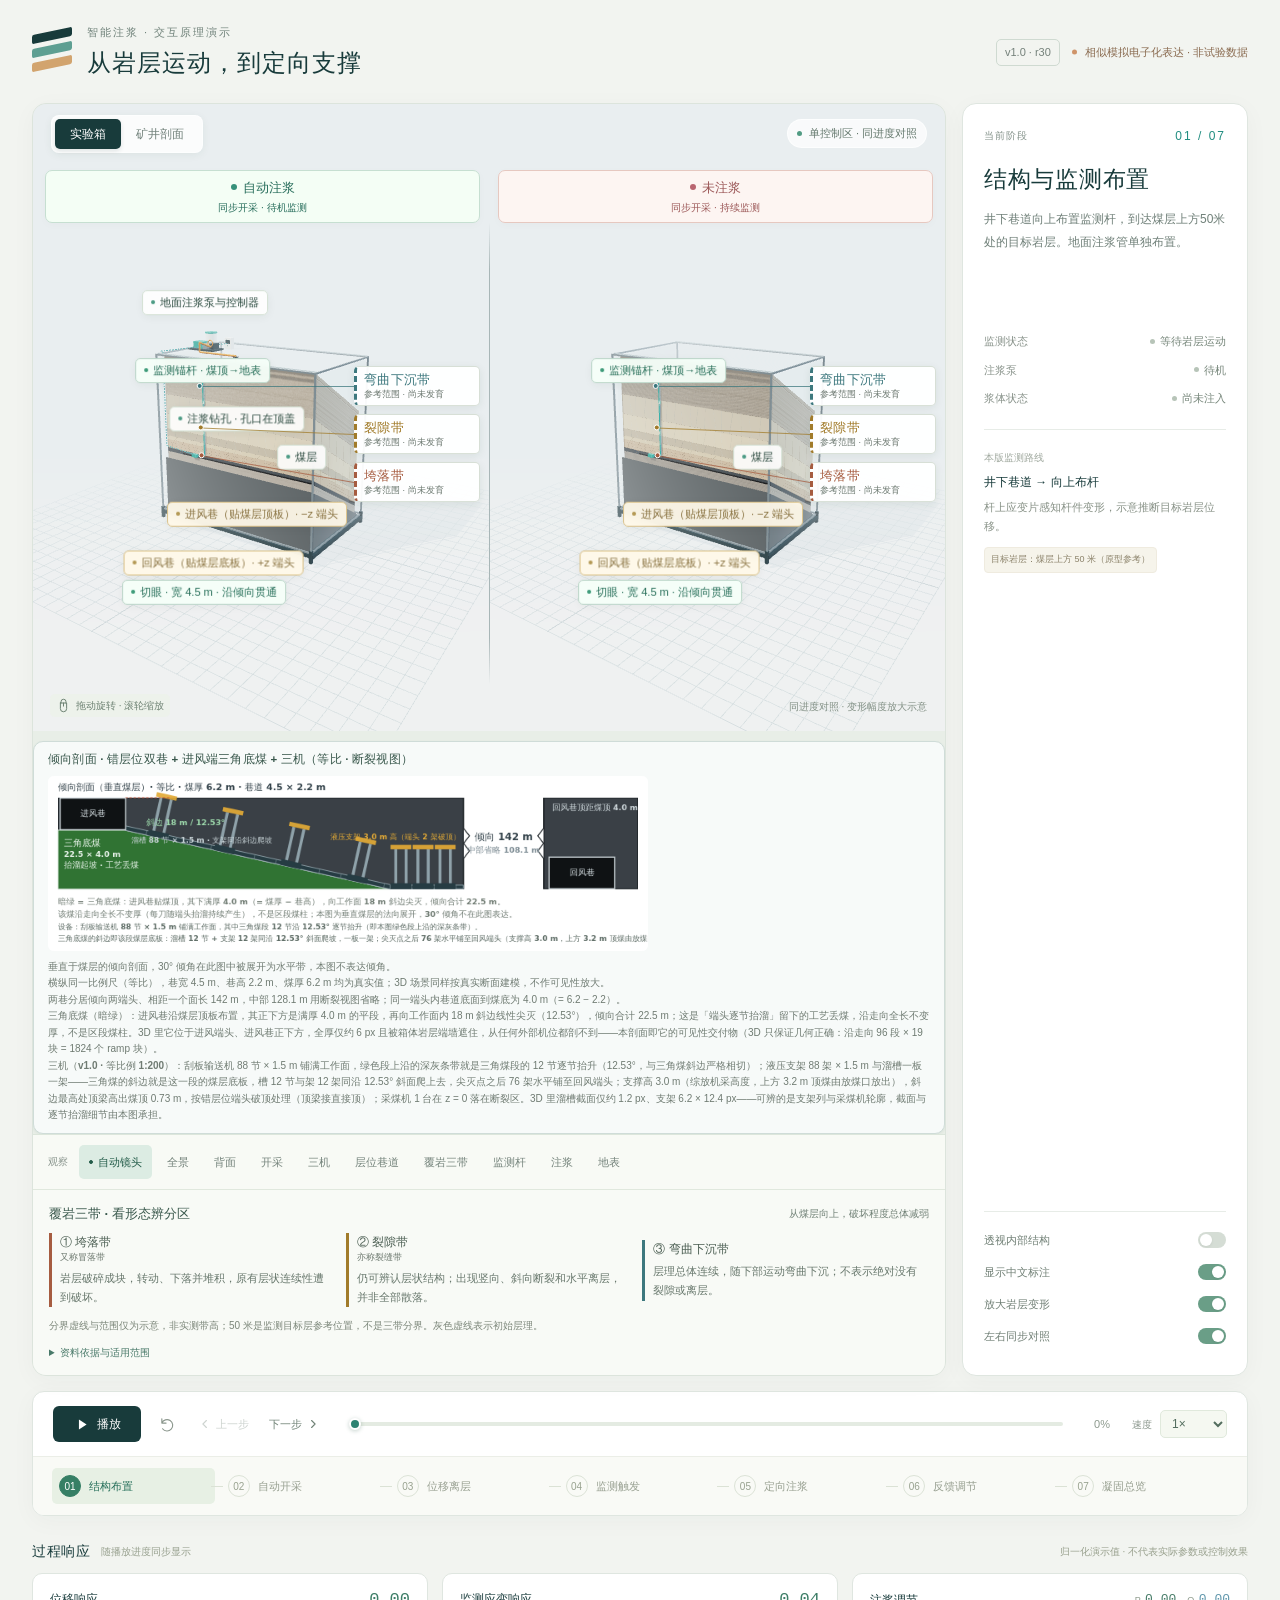
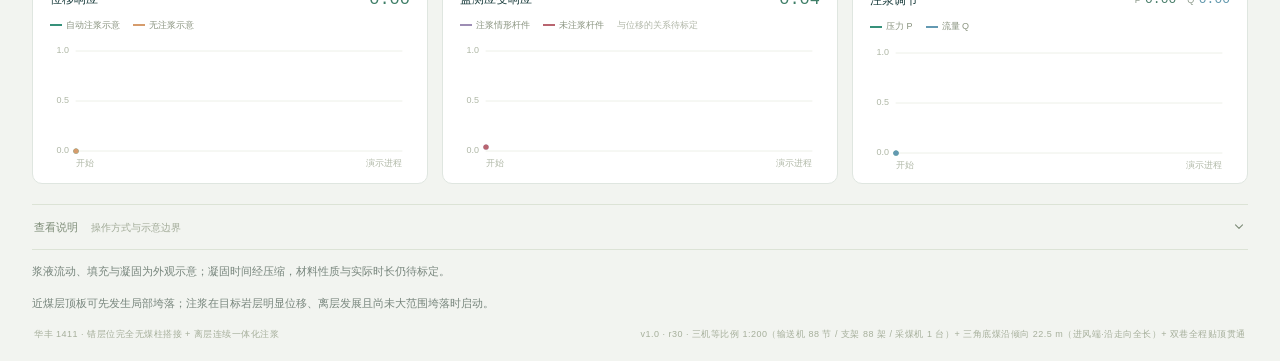
<file: demo/index.html>
<!DOCTYPE html>
<html lang="zh-CN">
<head>
  <meta charset="UTF-8">
  <meta name="viewport" content="width=device-width, initial-scale=1.0">
  <meta name="theme-color" content="#edf2ee">
  <title>华丰 1411 错层位离层注浆减沉 · 相似模拟电子化模型 v1.0 · r30</title>
  <link rel="stylesheet" href="styles.css?v=09a">
</head>
<body>
  <div class="app-shell">
    <header class="page-header">
      <div class="brand-block">
        <div class="brand-mark" aria-hidden="true"><span></span><span></span><span></span></div>
        <div><p class="eyebrow">智能注浆 · 交互原理演示</p><h1>从岩层运动，到定向支撑</h1></div>
      </div>
      <div class="header-notes"><span class="version-badge">v1.0 · r30</span><span class="data-notice">相似模拟电子化表达 · 非试验数据</span></div>
    </header>

    <main>
      <section class="experience-grid" aria-label="三维交互演示">
        <div class="scene-panel">
          <div class="scene-toolbar">
            <div class="segmented" aria-label="场景切换">
              <button class="mode-button active" type="button" data-mode="lab" aria-pressed="true">实验箱</button>
              <button class="mode-button" type="button" data-mode="mine" aria-pressed="false">矿井剖面</button>
            </div>
            <span class="scene-tag"><span class="status-dot"></span>单控制区 · 同进度对照</span>
          </div>
          <div id="scene-viewport" class="scene-viewport is-comparison">
            <canvas id="scene-canvas" aria-label="自动注浆与未注浆同步对比：覆岩三带、金属杆变形及地表下沉的三维场景"></canvas>
            <div id="comparison-headings" class="comparison-headings">
              <div class="case-heading case-heading--treated"><strong><i></i>自动注浆</strong><span id="treated-summary">同步开采 · 待机监测</span></div>
              <div class="case-heading case-heading--untreated"><strong><i></i>未注浆</strong><span id="untreated-summary">同步开采 · 持续监测</span></div>
            </div>
            <div class="comparison-divider" aria-hidden="true"></div>
            <div id="scene-labels" class="scene-labels" aria-hidden="true"></div>
            <div id="scene-loading" class="scene-loading"><span class="loading-ring"></span><span>正在构建三维场景…</span></div>
            <div class="view-hint"><svg viewBox="0 0 24 24" aria-hidden="true"><path d="M8 8V6a4 4 0 0 1 8 0v2M7 8h10v9a5 5 0 0 1-10 0V8Z"/><path d="M12 8v5"/></svg>拖动旋转 · 滚轮缩放</div>
            <div class="scene-caption">同进度对照 · 变形幅度放大示意</div>
          </div>
          <!-- v0.6 S1：倾向剖面 —— 巷道真实断面 4.5×2.2 m 在 1:200 下不足 5×2 px，
               3D 全景不可辨（且巷道是采空区里的负空间），故用 2D 剖面按真实比例呈现；
               3D 已改为真实断面不放大，本图与 3D 不存在各向异性差。 -->
          <figure id="lane-inset" class="lane-inset">
            <figcaption class="lane-inset__title">倾向剖面 · 错层位双巷 + 进风端三角底煤 + 三机（等比 · 断裂视图）</figcaption>
            <canvas id="lane-section" class="lane-inset__canvas" width="720" height="210"
                    aria-label="垂直于煤层的倾向剖面：进风巷贴煤层顶板位于高程较高的一端，其正下方是沿倾向 22.5 m 尖灭的三角底煤（最大厚 4.0 m），回风巷贴煤层底板位于另一端，两巷相距一个工作面面长 142 米，断面各按真实 4.5×2.2 米等比绘制，中部省略 128.1 米"></canvas>
            <p class="lane-inset__note">垂直于煤层的倾向剖面，30° 倾角在此图中被展开为水平带，本图不表达倾角。<br>横纵同一比例尺（等比），巷宽 4.5 m、巷高 2.2 m、煤厚 6.2 m 均为真实值；3D 场景同样按真实断面建模，不作可见性放大。<br>两巷分居倾向两端头、相距一个面长 142 m，中部 128.1 m 用断裂视图省略；同一端头内巷道底面到煤底为 4.0 m（= 6.2 − 2.2）。<br><b>三角底煤（暗绿）</b>：进风巷沿煤层顶板布置，其正下方是满厚 4.0 m 的平段，再向工作面内 18 m 斜边线性尖灭（12.53°），倾向合计 22.5 m；这是「端头逐节抬溜」留下的工艺丢煤，沿走向全长不变厚，不是区段煤柱。3D 里它位于进风端头、进风巷正下方，全厚仅约 6 px 且被箱体岩层端墙遮住，从任何外部机位都剖不到——本剖面即它的可见性交付物（3D 只保证几何正确：沿走向 96 段 × 19 块 = 1824 个 ramp 块）。<br><b>三机（v1.0 · 等比例 1:200）</b>：刮板输送机 88 节 × 1.5 m 铺满工作面，绿色段上沿的深灰条带就是三角煤段的 12 节逐节抬升（12.53°，与三角煤斜边严格相切）；液压支架 88 架 × 1.5 m 与溜槽<b>一板一架</b>——三角煤的斜边就是这一段的煤层底板，槽 12 节与架 12 架同沿 12.53° 斜面爬上去，尖灭点之后 76 架水平铺至回风端头；支撑高 3.0 m（综放机采高度，上方 3.2 m 顶煤由放煤口放出），斜边最高处顶梁高出煤顶 0.73 m，按错层位端头<b>破顶</b>处理（顶梁接直接顶）；采煤机 1 台在 z = 0 落在断裂区。3D 里溜槽截面仅约 1.2 px、支架 6.2 × 12.4 px——可辨的是支架列与采煤机轮廓，截面与逐节抬溜细节由本图承担。</p>
          </figure>
          <nav class="camera-bar" aria-label="观察镜头">
            <span class="camera-label">观察</span>
            <button type="button" class="camera-button active" id="auto-camera" aria-pressed="true"><span class="auto-camera-dot"></span>自动镜头</button>
            <button type="button" class="camera-button" data-camera="overview" aria-pressed="false">全景</button>
            <button type="button" class="camera-button" data-camera="back" aria-pressed="false">背面</button>
            <button type="button" class="camera-button" data-camera="mining" aria-pressed="false">开采</button>
        <button type="button" class="camera-button" data-camera="equip" aria-pressed="false">三机</button>
            <button type="button" class="camera-button" data-camera="lanes" aria-pressed="false">层位巷道</button>
            <button type="button" class="camera-button" data-camera="zones" aria-pressed="false">覆岩三带</button>
            <button type="button" class="camera-button" data-camera="sensor" aria-pressed="false">监测杆</button>
            <button type="button" class="camera-button" data-camera="grout" aria-pressed="false">注浆</button>
            <button type="button" class="camera-button" data-camera="surface" aria-pressed="false">地表</button>
          </nav>
          <div class="zones-guide" aria-label="覆岩三带解读">
            <div class="zones-guide-heading"><strong>覆岩三带 · 看形态辨分区</strong><span>从煤层向上，破坏程度总体减弱</span></div>
            <div class="zone-explainer zone-explainer--caving"><b>① 垮落带 <small>又称冒落带</small></b><p>岩层破碎成块，转动、下落并堆积，原有层状连续性遭到破坏。</p></div>
            <div class="zone-explainer zone-explainer--fractured"><b>② 裂隙带 <small>亦称裂缝带</small></b><p>仍可辨认层状结构；出现竖向、斜向断裂和水平离层，并非全部散落。</p></div>
            <div class="zone-explainer zone-explainer--bending"><b>③ 弯曲下沉带</b><p>层理总体连续，随下部运动弯曲下沉；不表示绝对没有裂隙或离层。</p></div>
            <p class="zone-scope">分界虚线与范围仅为示意，非实测带高；50 米是监测目标层参考位置，不是三带分界。灰色虚线表示初始层理。</p>
            <details class="zone-sources"><summary>资料依据与适用范围</summary><p>按传统“上三带”概念表达，三带不是三种岩性，也不是三个注浆区。实际形态和带高受采厚、岩性、结构与开采条件影响，需另行标定。</p><p><a href="https://std.samr.gov.cn/gb/search/gbDetailed?id=71F772D759DED3A7E05397BE0A0AB82A" target="_blank" rel="noopener">GB/T 15663.7—2008：官方现行标准信息</a>（本次核验标准状态，未取得可核对的全文条款）；形态参考：<a href="https://mtkxjs.com.cn/fileMTKXJS/journal/article/mtkxjs/html/2020/11/440482.html" target="_blank" rel="noopener">《煤层采动覆岩破坏规律与控制技术研究进展》</a>、<a href="https://www.mtxb.com.cn/fileMTXB/journal/article/mtxb/html/2019/2/20190330%E7%85%A4%E7%82%AD%E5%AD%A6%E6%8A%A5201902023.html" target="_blank" rel="noopener">《煤矿地下水库储水空间构成分析及计算方法》</a>。本动画不是矿井设计或标准符合性验证。</p></details>
          </div>
        </div>

        <aside class="process-panel" aria-label="当前过程说明">
          <div class="process-topline"><span>当前阶段</span><span id="stage-number">01 / 07</span></div>
          <h2 id="stage-title">结构与布置</h2>
          <p id="stage-text">从井下巷道向上布置监测金属杆，观察煤层上方目标岩层的运动。地面注浆系统通过独立管路连接候选离层空间。</p>
          <div class="system-state">
            <div class="system-state-row"><span>监测状态</span><strong id="monitor-state"><i></i>等待岩层运动</strong></div>
            <div class="system-state-row"><span>注浆泵</span><strong id="pump-state"><i></i>待机</strong></div>
            <div class="system-state-row"><span>浆体状态</span><strong id="grout-state"><i></i>尚未注入</strong></div>
          </div>
          <div class="key-relationship">
            <span class="small-label">本版监测路线</span>
            <strong>井下巷道 → 向上布杆</strong>
            <p>杆上应变片感知杆件变形，示意推断目标岩层位移。</p>
            <span class="reference-tag">目标岩层：煤层上方 50 米（原型参考）</span>
          </div>
          <div class="display-options" aria-label="显示选项">
            <label class="option-row"><span>透视内部结构</span><input type="checkbox" data-option="interior"><span class="switch" aria-hidden="true"></span></label>
            <label class="option-row"><span>显示中文标注</span><input type="checkbox" data-option="labels" checked><span class="switch" aria-hidden="true"></span></label>
            <label class="option-row"><span>放大岩层变形</span><input type="checkbox" data-option="exaggeration" checked><span class="switch" aria-hidden="true"></span></label>
            <label class="option-row"><span>左右同步对照</span><input type="checkbox" data-option="comparison" checked><span class="switch" aria-hidden="true"></span></label>
          </div>
        </aside>
      </section>

      <section class="playback-panel" aria-label="播放与阶段控制">
        <div class="player-row">
          <button type="button" id="play-button" class="primary-button" aria-label="播放动画"><svg id="play-icon" viewBox="0 0 20 20" aria-hidden="true"><path d="m7 4 9 6-9 6Z"/></svg><span id="play-label">播放</span></button>
          <button type="button" id="reset-button" class="icon-button" title="重置演示" aria-label="重置演示"><svg viewBox="0 0 24 24" aria-hidden="true"><path d="M4 10a8 8 0 1 1 1 8M4 4v6h6"/></svg></button>
          <button type="button" id="previous-button" class="step-button" aria-label="上一个阶段"><svg viewBox="0 0 20 20" aria-hidden="true"><path d="m12 5-5 5 5 5"/></svg><span>上一步</span></button>
          <button type="button" id="next-button" class="step-button" aria-label="下一个阶段"><span>下一步</span><svg viewBox="0 0 20 20" aria-hidden="true"><path d="m8 5 5 5-5 5"/></svg></button>
          <div class="progress-wrap"><label for="progress-slider" class="sr-only">演示进度</label><input type="range" id="progress-slider" min="0" max="1000" value="0" step="1"><output id="progress-label" for="progress-slider">0%</output></div>
          <label class="speed-control" for="speed-select"><span>速度</span><select id="speed-select"><option value="0.25">0.25×</option><option value="0.5">0.5×</option><option value="1" selected>1×</option><option value="1.5">1.5×</option><option value="2">2×</option></select></label>
        </div>
        <nav class="stage-track" aria-label="跳转演示阶段">
          <button type="button" data-stage="0" class="stage-step active" aria-current="step"><span>01</span><strong>结构布置</strong></button>
          <button type="button" data-stage="1" class="stage-step"><span>02</span><strong>自动开采</strong></button>
          <button type="button" data-stage="2" class="stage-step"><span>03</span><strong>位移离层</strong></button>
          <button type="button" data-stage="3" class="stage-step"><span>04</span><strong>监测触发</strong></button>
          <button type="button" data-stage="4" class="stage-step"><span>05</span><strong>定向注浆</strong></button>
          <button type="button" data-stage="5" class="stage-step"><span>06</span><strong>反馈调节</strong></button>
          <button type="button" data-stage="6" class="stage-step"><span>07</span><strong>凝固总览</strong></button>
        </nav>
      </section>

      <section class="response-section" aria-label="归一化演示曲线">
        <div class="section-heading"><div><h2>过程响应</h2><span>随播放进度同步显示</span></div><span class="chart-notice">归一化演示值 · 不代表实际参数或控制效果</span></div>
        <div class="charts-grid">
          <article class="chart-card"><div class="chart-heading"><h3>位移响应</h3><span class="metric-value" id="metric-settlement">0.00</span></div><div class="chart-legend"><span><i class="legend-line teal"></i>自动注浆示意</span><span id="comparison-legend"><i class="legend-line orange dashed"></i>无注浆示意</span></div><canvas id="chart-settlement" class="chart-canvas" aria-label="自动注浆与无注浆的归一化位移响应示意曲线"></canvas></article>
          <article class="chart-card"><div class="chart-heading"><h3>监测应变响应</h3><span class="metric-value" id="metric-strain">0.00</span></div><div class="chart-legend"><span><i class="legend-line purple"></i>注浆情形杆件</span><span id="strain-comparison-legend"><i class="legend-line red dashed"></i>未注浆杆件</span><span class="muted">与位移的关系待标定</span></div><canvas id="chart-strain" class="chart-canvas" aria-label="注浆与未注浆两种情形下监测杆归一化应变响应示意曲线"></canvas></article>
          <article class="chart-card"><div class="chart-heading"><h3>注浆调节</h3><span class="metric-pair"><span>P <b id="metric-pressure">0.00</b></span><span>Q <b id="metric-flow">0.00</b></span></span></div><div class="chart-legend"><span><i class="legend-line teal"></i>压力 P</span><span><i class="legend-line blue"></i>流量 Q</span></div><canvas id="chart-pump" class="chart-canvas" aria-label="归一化注浆压力和流量调节示意曲线"></canvas></article>
        </div>
      </section>

      <details class="notes-panel">
        <summary><span>查看说明</span><span class="summary-subtitle">操作方式与示意边界</span><svg viewBox="0 0 20 20" aria-hidden="true"><path d="m5 7 5 5 5-5"/></svg></summary>
        <div class="notes-content"><div><h3>如何观察</h3><p>左右以同一进度开采；拖动任一侧同步旋转，滚轮缩放。上下拖动方向已反转。点击“覆岩三带”“监测杆”或“地表”查看差异；关闭对照可放大观察注浆情形。</p></div><div><h3>模型与检测</h3><p>50 米为原型参考高度，画面不是按工程比例绘制。监测杆从井下巷道向上布置，弯曲形变适度放大；杆—岩层耦合、应变与位移换算仍需试验标定。三带展示发展过程，分界不代表真实矿井高度。地面泵站与控制器按展示需要置于展框顶盖玻璃上（非真实地面标高），注浆管自顶盖孔口向下接入离层。</p></div><div><h3>地表对比与注浆</h3><p>注浆保留已有下沉，抑制后续发展；未注浆后期展示局部塌陷这一候选情形。目标层下方离层仍为候选注浆位置。两侧差异用于说明控制思路，实际幅度、塌陷条件与控制阈值需数据验证。</p></div></div>
      </details>
      <p class="flow-note">浆液流动、填充与凝固为外观示意；凝固时间经压缩，材料性质与实际时长仍待标定。</p>
      <p class="flow-note">近煤层顶板可先发生局部垮落；注浆在目标岩层明显位移、离层发展且尚未大范围垮落时启动。</p>
      <footer class="page-footer"><span>华丰 1411 · 错层位完全无煤柱搭接 + 离层连续一体化注浆</span><span>v1.0 · r30 · 三机等比例 1:200（输送机 88 节 / 支架 88 架 / 采煤机 1 台）+ 三角底煤沿倾向 22.5 m（进风端·沿走向全长）+ 双巷全程贴顶贯通</span></footer>
    </main>
  </div>
  <script src="vendor/three.min.js"></script>
  <!-- v0.6 基准层：数据层 → 几何层（顺序不可颠倒）-->
  <script src="data/geology.js?v=11a"></script>
  <script src="geometry.js?v=11a"></script>
  <script src="mining-volume.js?v=10a"></script>
  <script src="grout-volume.js?v=04c"></script>
  <script src="overburden-three-zones.js?v=06s1h"></script>
  <script src="scene.js?v=11a"></script>
  <script src="lane-section.js?v=10a"></script>
  <script src="ui.js?v=04c"></script>
  <!-- 几何契约断言：页面加载即验，FAIL 在 console 显式报错 -->
  <script src="_refs/verify_geometry.js?v=11a"></script>
  <script src="_refs/verify_s1.js?v=09a"></script>
  <script src="_refs/verify_equip.js?v=10a"></script>
</body>
</html>
</file>
<file: demo/styles.css>
:root{--paper:#f2f4f0;--panel:#ffffff;--ink:#183b3b;--muted:#758482;--line:#dfe6e0;--teal:#208d80;--teal-dark:#13665f;--teal-soft:#e5f2ed;--orange:#da8652;--shadow:0 5px 24px rgba(29,60,52,.035);font-family:"Microsoft YaHei","PingFang SC","Noto Sans SC",sans-serif;color:var(--ink);font-synthesis:none}
*{box-sizing:border-box}body{margin:0;background:var(--paper);font-size:14px;line-height:1.5}button,input,select{font:inherit}button{cursor:pointer}button:focus-visible,input:focus-visible,select:focus-visible,summary:focus-visible{outline:3px solid #e4a46b;outline-offset:3px}button{border:0}svg{display:block;width:20px;height:20px;stroke:currentColor;stroke-width:1.6;fill:none;stroke-linecap:round;stroke-linejoin:round}button:disabled{opacity:.35;cursor:default}h1,h2,h3,p{margin:0}.app-shell{width:min(1720px,100%);margin:0 auto;padding:24px 32px 16px}.page-header{display:flex;justify-content:space-between;align-items:center;gap:20px;margin-bottom:22px}.brand-block{display:flex;align-items:center;gap:15px}.brand-mark{width:40px;height:43px;display:flex;flex-direction:column;gap:5px;transform:skewY(-12deg)}.brand-mark span{height:9px;border-radius:2px;background:var(--ink)}.brand-mark span:nth-child(2){background:#5e9f92}.brand-mark span:nth-child(3){background:#d2a46e}.eyebrow{font-size:11px;letter-spacing:2px;color:#71837b;margin-bottom:4px}h1{font-size:24px;letter-spacing:1px;font-weight:650}.header-notes{display:flex;gap:12px;align-items:center;font-size:11px}.version-badge{border:1px solid #cfdad1;border-radius:5px;padding:4px 8px;color:#74817a}.data-notice{color:#8a6b50;padding-left:13px;position:relative}.data-notice:before{content:"";position:absolute;left:0;top:50%;width:5px;height:5px;border-radius:50%;background:#cf946a;transform:translateY(-50%)}
.experience-grid{display:grid;grid-template-columns:minmax(0,1fr) 286px;gap:16px}.scene-panel{background:#e8eee7;border:1px solid #dce4dc;border-radius:14px;overflow:hidden;box-shadow:var(--shadow);display:flex;flex-direction:column;position:relative;min-width:0}.scene-toolbar{height:60px;padding:13px 18px;display:flex;justify-content:space-between;align-items:center;position:absolute;top:0;left:0;right:0;z-index:5;pointer-events:none}.scene-toolbar>*{pointer-events:auto}.segmented{display:flex;padding:3px;border-radius:8px;background:rgba(255,255,255,.8);box-shadow:0 2px 8px #204c3510;border:1px solid #fff8;backdrop-filter:blur(8px)}.mode-button{font-size:12px;padding:6px 15px;border-radius:5px;background:transparent;color:#71817a;transition:background .15s,color .15s}.mode-button.active{color:white;background:var(--ink);box-shadow:0 2px 4px #203b3b20}.scene-tag{display:flex;align-items:center;gap:7px;font-size:11px;color:#64786d;background:#ffffffb8;padding:5px 9px;border:1px solid #ffffffa0;border-radius:20px}.status-dot{width:5px;height:5px;background:#519b83;border-radius:50%}.scene-viewport{position:relative;min-height:480px;height:clamp(480px,49vw,670px);flex:1;overflow:hidden}#scene-canvas{width:100%;height:100%;display:block;outline:0;touch-action:none;cursor:grab}#scene-canvas:active{cursor:grabbing}.scene-labels{position:absolute;inset:0;pointer-events:none;overflow:hidden}.scene-label{position:absolute;white-space:nowrap;font-size:11px;font-weight:500;background:#ffffffdf;border:1px solid #d5e1d5;border-radius:5px;padding:4px 8px;box-shadow:0 2px 10px #173b2c0e;color:#29483d;pointer-events:none;backdrop-filter:blur(5px)}.scene-label:before{content:"";display:inline-block;width:4px;height:4px;border-radius:50%;background:#4a9a83;margin-right:5px;vertical-align:2px}.scene-label.orange:before,.scene-label.warning:before{background:var(--orange)}.scene-loading{position:absolute;inset:0;display:flex;gap:12px;align-items:center;justify-content:center;color:#58776b;background:#edf2ec;z-index:8;font-size:13px}.scene-loading[hidden]{display:none}.loading-ring{width:20px;height:20px;border:2px solid #bfd2c6;border-top-color:#247f70;border-radius:50%;animation:spin .85s linear infinite}@keyframes spin{to{transform:rotate(360deg)}}.view-hint{position:absolute;left:17px;bottom:14px;display:flex;align-items:center;gap:5px;font-size:10px;color:#6d8273;background:#edf3e9b3;padding:4px 6px;border-radius:5px;pointer-events:none}.view-hint svg{width:15px;height:15px}.scene-caption{position:absolute;right:18px;bottom:17px;font-size:10px;color:#829085;pointer-events:none}.camera-bar{display:flex;gap:5px;align-items:center;padding:10px 15px;background:#f8faf5;border-top:1px solid #dce6db;min-height:51px;flex-wrap:wrap}.camera-label{font-size:10px;color:#8a968e;margin-right:6px}.camera-button{font-size:11px;color:#74837b;padding:6px 10px;background:transparent;border-radius:5px;white-space:nowrap;transition:background .15s,color .15s;display:flex;align-items:center;gap:5px}.camera-button:hover{background:#e7eee6}.camera-button.active{background:#dcece3;color:#235c49;font-weight:600}.auto-camera-dot{width:4px;height:4px;border:1px solid currentColor;border-radius:50%}.camera-button.active .auto-camera-dot{background:currentColor}
.process-panel{border:1px solid var(--line);border-radius:14px;background:var(--panel);padding:23px 21px;box-shadow:var(--shadow);display:flex;flex-direction:column}.process-topline{display:flex;justify-content:space-between;align-items:center;font-size:10px;color:#839189;letter-spacing:1px;margin-bottom:17px}#stage-number{color:var(--teal);font-variant-numeric:tabular-nums;font-size:12px;letter-spacing:2px}.process-panel h2{font-size:23px;font-weight:600;letter-spacing:.7px;margin-bottom:12px}#stage-text{font-size:12px;line-height:1.9;color:#708079;min-height:92px}.system-state{padding:15px 0 16px;border-bottom:1px solid #e7ece7;margin-top:12px}.system-state-row{display:flex;justify-content:space-between;align-items:center;font-size:11px;color:#8a948c;padding:6px 0;gap:5px}.system-state-row strong{display:flex;align-items:center;gap:5px;font-size:11px;font-weight:500;color:#77877b}.system-state-row strong i{width:5px;height:5px;background:#b7c4b8;border-radius:50%;flex-shrink:0}.system-state-row strong.active{color:var(--teal-dark)}.system-state-row strong.active i{background:#319d85;box-shadow:0 0 0 3px #e8f4ec}.system-state-row strong.alert{color:#bd7548}.system-state-row strong.alert i{background:#df9560;box-shadow:0 0 0 3px #fcf0e7}.key-relationship{padding:20px 0}.small-label{display:block;color:#a0a99f;font-size:10px;margin-bottom:8px}.key-relationship strong{display:block;font-size:12px;font-weight:500;margin-bottom:7px}.key-relationship p{font-size:11px;line-height:1.8;color:#879186}.reference-tag{display:inline-block;color:#8c836b;background:#f6f4eb;border:1px solid #efebdf;border-radius:4px;padding:5px 6px;font-size:9px;margin-top:10px;white-space:nowrap}.display-options{margin-top:auto;border-top:1px solid #e7ece7;padding-top:12px}.option-row{display:flex;align-items:center;justify-content:space-between;position:relative;font-size:11px;color:#718076;cursor:pointer;padding:7px 0;gap:10px;user-select:none}.option-row input{position:absolute;width:30px;height:18px;right:0;opacity:0;cursor:pointer;margin:0}.switch{width:28px;height:16px;background:#d5ddd5;border-radius:12px;position:relative;transition:background .18s;pointer-events:none}.switch:before{content:"";width:12px;height:12px;position:absolute;top:2px;left:2px;border-radius:50%;background:#fff;box-shadow:0 1px 3px #0001;transition:transform .18s}.option-row input:checked+.switch{background:#6a9e87}.option-row input:checked+.switch:before{transform:translateX(12px)}.option-row input:focus-visible+.switch{outline:2px solid #da9557;outline-offset:3px}
.playback-panel{border:1px solid var(--line);border-radius:12px;margin-top:15px;overflow:hidden;box-shadow:var(--shadow);background:#fff}.player-row{display:flex;align-items:center;gap:10px;padding:14px 20px}.primary-button{display:flex;align-items:center;justify-content:center;gap:7px;background:var(--ink);color:white;border-radius:6px;padding:9px 15px;font-size:12px;min-width:88px;transition:background .15s}.primary-button:hover{background:#286258}.primary-button svg{width:17px;height:17px;fill:currentColor;stroke-width:0}.icon-button{width:32px;height:34px;display:flex;align-items:center;justify-content:center;background:transparent;color:#8b978d;border-radius:5px}.icon-button:hover,.step-button:hover{background:#f0f5ee;color:var(--ink)}.icon-button svg{width:17px;height:17px}.step-button{display:flex;align-items:center;gap:4px;white-space:nowrap;font-size:11px;color:#718377;background:transparent;padding:7px 5px;border-radius:5px}.step-button svg{width:14px;height:14px}.progress-wrap{display:flex;align-items:center;flex:1;gap:13px;margin:0 12px;min-width:70px}input[type=range]{--range-progress:0%;height:4px;appearance:none;-webkit-appearance:none;background:linear-gradient(to right,#41917d 0%,#41917d var(--range-progress),#e4ebe2 var(--range-progress),#e4ebe2 100%);border-radius:10px;width:100%;cursor:pointer;outline-offset:7px}input[type=range]::-webkit-slider-thumb{-webkit-appearance:none;width:12px;height:12px;border:2px solid white;border-radius:50%;background:#2c8271;box-shadow:0 1px 4px #22514144}input[type=range]::-moz-range-thumb{width:9px;height:9px;border:2px solid white;border-radius:50%;background:#2c8271;box-shadow:0 1px 4px #22514144}#progress-label{font-size:11px;color:#8c998d;min-width:32px;text-align:right;font-variant-numeric:tabular-nums}.speed-control{display:flex;align-items:center;gap:8px;font-size:10px;color:#8b978d;white-space:nowrap}.speed-control select{color:#546e5f;background:#f5f8f1;border:1px solid #e0e9dc;border-radius:5px;font-size:12px;padding:5px 7px;min-width:65px}.stage-track{display:grid;grid-template-columns:repeat(7,1fr);background:#f9faf6;border-top:1px solid #ebeee7;padding:11px 19px;gap:6px}.stage-step{display:flex;align-items:center;gap:8px;padding:7px 7px;background:transparent;text-align:left;border-radius:5px;color:#98a091;position:relative}.stage-step:not(:last-child):after{content:"";width:12px;height:1px;background:#dbe2d5;position:absolute;right:-8px;top:50%}.stage-step span{font-size:10px;border:1px solid #dce3d7;color:#98a28f;width:22px;height:22px;border-radius:50%;display:flex;align-items:center;justify-content:center;flex-shrink:0}.stage-step strong{font-size:11px;font-weight:400;white-space:nowrap}.stage-step:hover{background:#edf2e8}.stage-step.complete{color:#718e76}.stage-step.complete span{border-color:#b5cbb8;color:#77967a}.stage-step.active{color:#236d58;background:#e7f0e4}.stage-step.active strong{font-weight:600}.stage-step.active span{background:#367f65;border-color:#367f65;color:#fff}
.response-section{margin-top:25px}.section-heading{display:flex;justify-content:space-between;align-items:center;margin-bottom:11px;gap:12px}.section-heading>div{display:flex;align-items:center;gap:11px}.section-heading h2{font-size:14px;font-weight:600;letter-spacing:.5px}.section-heading>div>span{color:#98a18f;font-size:10px}.chart-notice{font-size:10px;color:#99a18e}.charts-grid{display:grid;grid-template-columns:repeat(3,minmax(0,1fr));gap:14px}.chart-card{background:#fff;border:1px solid var(--line);border-radius:10px;padding:16px 17px 10px;min-width:0}.chart-heading{display:flex;justify-content:space-between;align-items:center;margin-bottom:8px}.chart-heading h3{font-size:12px;font-weight:500}.metric-value{font-family:ui-monospace,"SFMono-Regular",Consolas,monospace;color:#3e7e67;font-size:17px;line-height:1;font-weight:500}.metric-pair{display:flex;gap:11px;color:#8c998a;font-size:9px}.metric-pair b{color:#487d69;font-family:ui-monospace,Consolas,monospace;font-weight:500;font-size:13px;margin-left:2px}.metric-pair>span:last-child b{color:#6097ac}.chart-legend{display:flex;gap:13px;align-items:center;font-size:9px;color:#89937f;min-height:18px;flex-wrap:wrap}.chart-legend>span{display:flex;align-items:center;gap:4px}.legend-line{width:12px;height:0;border-top:2px solid var(--teal);display:inline-block}.legend-line.teal{border-color:#36917a}.legend-line.orange{border-color:#d69c6c}.legend-line.purple{border-color:#9d8db4}.legend-line.blue{border-color:#6399b2}.legend-line.dashed{border-top-style:dashed}.muted{color:#b0b6a7!important;font-size:9px}.chart-canvas{display:block;width:100%;height:130px;margin-top:7px}.notes-panel{margin-top:20px;border-top:1px solid #dce3d6;border-bottom:1px solid #dce3d6;color:#7d8c77}.notes-panel summary{display:flex;align-items:center;gap:13px;padding:14px 2px;list-style:none;cursor:pointer;font-size:11px}.notes-panel summary::-webkit-details-marker{display:none}.summary-subtitle{font-size:10px;color:#a2ab98}.notes-panel summary svg{width:14px;height:14px;margin-left:auto;transition:transform .15s}.notes-panel[open] summary svg{transform:rotate(180deg)}.notes-content{display:grid;grid-template-columns:repeat(3,1fr);gap:27px;padding:5px 2px 19px}.notes-content h3{font-size:11px;font-weight:500;margin-bottom:6px;color:#62765b}.notes-content p{font-size:10px;line-height:1.9;color:#8c9981}.page-footer{display:flex;justify-content:space-between;padding:14px 2px 3px;color:#a6af9b;font-size:9px;letter-spacing:.5px}.sr-only{position:absolute;width:1px;height:1px;padding:0;overflow:hidden;clip:rect(0,0,0,0);white-space:nowrap;border:0}
@media(min-width:1500px){.scene-viewport{height:620px}.process-panel{padding:27px 26px}.experience-grid{grid-template-columns:minmax(0,1fr) 310px}#stage-text{font-size:13px;min-height:116px}.system-state{margin-top:22px}.key-relationship{padding-top:24px}.stage-step{justify-content:center}.stage-step:not(:last-child):after{width:25px;right:-17px}}
@media(max-width:1100px){.app-shell{padding:22px 22px 14px}.experience-grid{grid-template-columns:minmax(0,1fr) 250px;gap:12px}.process-panel{padding:20px 17px}.process-panel h2{font-size:21px}.scene-viewport{min-height:480px;height:530px}.camera-bar{gap:1px;padding:9px 10px}.camera-button{padding:6px 8px}.reference-tag{font-size:8px}.player-row{padding:13px 15px;gap:6px}.stage-track{padding:10px 10px;gap:3px}.stage-step{gap:5px;padding:5px 3px}.stage-step strong{font-size:10px}.stage-step:not(:last-child):after{width:4px;right:-3px}.chart-card{padding:14px 13px 8px}.chart-legend{gap:7px}.chart-legend .muted{display:none}}
@media(max-width:820px){.app-shell{padding:18px 18px 10px}.page-header{align-items:flex-start;margin-bottom:17px}.header-notes{flex-direction:column;align-items:flex-end;gap:5px}.brand-block{gap:11px}.brand-mark{width:31px;height:34px;gap:4px}.brand-mark span{height:7px}h1{font-size:20px}.eyebrow{font-size:10px;letter-spacing:1px}.experience-grid{grid-template-columns:1fr}.scene-viewport{height:540px;min-height:420px}.process-panel{display:grid;grid-template-columns:minmax(0,1.4fr) minmax(0,1fr);column-gap:24px;padding:19px 21px}.process-topline{grid-column:1;grid-row:1;margin-bottom:10px;max-width:260px}.process-panel h2{grid-column:1;grid-row:2;margin-bottom:8px}#stage-text{grid-column:1;grid-row:3 / span 2;min-height:0;font-size:11px;max-width:400px}.system-state{grid-column:2;grid-row:1 / span 2;margin:0;padding:0 0 8px}.key-relationship{display:none}.display-options{grid-column:2;grid-row:3 / span 2;margin:0;padding:7px 0 0;border:0}.option-row{padding:5px 0}.player-row{flex-wrap:wrap;gap:8px}.progress-wrap{order:1;flex-basis:100%;margin:5px 2px 0}.speed-control{margin-left:auto}.stage-step{flex-direction:column;gap:4px;text-align:center}.stage-step:not(:last-child):after{top:17px;width:15px;right:-10px}.stage-track{padding:10px 10px}.charts-grid{gap:10px}.chart-card{padding:12px 10px 7px}.chart-heading h3{font-size:11px}.metric-value{font-size:15px}.chart-legend{font-size:8px;gap:5px}.chart-canvas{height:120px}.section-heading>div>span{display:none}.notes-content{gap:17px}.data-notice{font-size:9px}}
@media(max-width:540px){.app-shell{padding:16px 10px 8px}.page-header{gap:5px}.brand-block{gap:9px}.brand-mark{width:24px;height:29px;gap:4px}.brand-mark span{height:6px}h1{font-size:17px;letter-spacing:0}.eyebrow{font-size:8px}.version-badge{font-size:8px;padding:3px 5px}.data-notice{font-size:8px;padding-left:8px}.data-notice:before{width:3px;height:3px}.header-notes{gap:3px}.scene-viewport{height:460px;min-height:350px}.scene-toolbar{padding:12px;height:54px}.mode-button{padding:5px 12px;font-size:11px}.scene-tag{font-size:9px;padding:4px 7px}.scene-panel{border-radius:11px}.camera-bar{padding:8px 9px;gap:1px;justify-content:center}.camera-label{display:none}.camera-button{font-size:10px;padding:5px 8px}.scene-caption{font-size:8px;bottom:13px;right:10px}.view-hint{font-size:8px;left:9px;bottom:10px;gap:2px}.view-hint svg{width:12px;height:12px}.scene-label{font-size:9px;padding:3px 5px}.process-panel{padding:16px 15px;column-gap:15px;grid-template-columns:minmax(0,1.3fr) minmax(0,1fr);border-radius:11px}.process-topline{font-size:9px;letter-spacing:0}.process-panel h2{font-size:18px}#stage-number{font-size:10px;letter-spacing:0}#stage-text{font-size:10px;line-height:1.9}.system-state-row{font-size:9px;padding:5px 0}.system-state-row strong{font-size:9px;gap:4px}.option-row{font-size:9px;padding:6px 0}.switch{width:25px;height:14px}.switch:before{width:10px;height:10px}.option-row input:checked+.switch:before{transform:translateX(11px)}.player-row{padding:12px 12px;gap:5px}.primary-button{padding:8px 10px;min-width:70px;font-size:11px}.icon-button{width:26px}.step-button{font-size:10px;gap:0;padding:6px 3px}.step-button svg{width:12px;height:12px}.speed-control{gap:4px}.speed-control>span{display:none}.speed-control select{font-size:11px;min-width:56px;padding:5px}.progress-wrap{gap:10px}.stage-track{padding:8px 4px;gap:1px}.stage-step{padding:5px 0;gap:5px}.stage-step span{width:20px;height:20px;font-size:9px}.stage-step strong{font-size:8px;letter-spacing:-.3px}.stage-step:not(:last-child):after{width:7px;right:-4px;top:15px}.response-section{margin-top:20px}.section-heading{align-items:flex-end;gap:5px}.section-heading h2{font-size:13px}.chart-notice{font-size:8px;max-width:180px;text-align:right}.charts-grid{grid-template-columns:1fr;gap:10px}.chart-card{padding:14px 15px 8px}.chart-heading h3{font-size:12px}.metric-value{font-size:17px}.chart-legend{font-size:9px;gap:13px}.chart-legend .muted{display:flex}.chart-canvas{height:125px}.notes-content{grid-template-columns:1fr;gap:15px;padding:0 3px 17px}.notes-panel{margin-top:18px}.summary-subtitle{font-size:9px}.page-footer{font-size:8px;letter-spacing:0;padding-top:12px;gap:8px}}
.scene-label--active{border-color:#bcd6c9;background:#f6fff9ee;color:#266e58}.scene-label--active:before{background:#3c9a78}.scene-label--target{border-color:#dbc28a;background:#fff9e9ee;color:#88713f}.scene-label--target:before{background:#b39853}.scene-label--comparison{border-color:#e0bea1;background:#fff6edee;color:#9b7047}.scene-label--comparison:before{background:#d4915c}
@media(prefers-reduced-motion:reduce){*{scroll-behavior:auto!important;transition:none!important}.loading-ring{animation:none}}
.flow-note{color:#78867d;font-size:11px;line-height:1.8;margin-top:12px}
.is-comparison .scene-label{max-width:calc(50% - 14px);white-space:normal;line-height:1.4}
.comparison-headings{position:absolute;top:66px;left:12px;right:12px;display:grid;grid-template-columns:minmax(0,1fr);gap:18px;z-index:4;pointer-events:none}.case-heading{min-width:0;display:flex;flex-direction:column;align-items:center;gap:3px;padding:7px 8px;background:#f6fff6e6;border:1px solid #c6dfd1;border-radius:7px;text-align:center;color:#286e5c;box-shadow:0 2px 9px #1b3b3b06}.case-heading strong{display:flex;align-items:center;justify-content:center;gap:6px;font-size:13px;font-weight:600}.case-heading strong i{width:6px;height:6px;border-radius:50%;background:#36917a}.case-heading>span{font-size:10px;line-height:1.5;overflow-wrap:anywhere}.case-heading--untreated{display:none;background:#fff6f2e8;border-color:#e6c8c0;color:#9c5959}.case-heading--untreated strong i{background:#b96570}.is-comparison .comparison-headings{grid-template-columns:repeat(2,minmax(0,1fr))}.is-comparison .case-heading--untreated{display:flex}.comparison-divider{display:none;position:absolute;top:119px;bottom:47px;left:50%;width:1px;background:linear-gradient(transparent,#a8b6b7 10%,#a8b6b7 90%,transparent);z-index:2;pointer-events:none}.is-comparison .comparison-divider{display:block}.zones-guide{display:flex;align-items:center;flex-wrap:wrap;gap:7px 16px;padding:10px 16px;background:#f8faf6;border-top:1px solid #e0e8dd;font-size:11px;color:#66786a}.zones-guide>span{display:inline-flex;align-items:center;gap:5px;white-space:nowrap}.zones-guide .zones-order{font-size:9px;color:#95a18f}.zones-guide small{font-size:9px;color:#929d8d}.zones-guide p{width:100%;font-size:9px;color:#929d8d}.zone-dot{display:inline-block;width:7px;height:7px;border-radius:2px}.zone-dot--caving{background:#98735d}.zone-dot--fracture{background:#c9a266}.zone-dot--bending{background:#7e9a85}.legend-line.red{border-color:#b96570}.camera-button{min-height:34px}.option-row{min-height:32px}.scene-labels{z-index:3}
@media(max-width:820px){.comparison-headings{gap:14px}.case-heading{padding:6px}.case-heading strong{font-size:12px}.case-heading>span{font-size:9px}.zones-guide{gap:6px 12px;padding:10px 13px}.zones-guide small{display:none}.camera-button{min-height:36px}}
@media(max-width:540px){.comparison-headings{top:60px;left:8px;right:8px;gap:14px}.case-heading{padding:6px 4px;gap:3px}.case-heading strong{font-size:11px}.case-heading>span{font-size:8px;min-height:24px;max-width:140px}.comparison-divider{top:121px;bottom:58px}.scene-caption{right:10px;bottom:31px;font-size:8px}.view-hint{bottom:10px}.zones-guide{padding:9px 10px;gap:6px 10px;font-size:10px}.zones-guide .zones-order{width:100%}.zones-guide p{font-size:8px}.scene-tag{font-size:8px}.camera-button{min-height:36px;padding:6px 9px}.option-row{min-height:34px}}
/* v0.4：三带名称、剖面引线及常驻形态说明。 */
.zone-pin,.zone-leader,.zone-anchor{position:absolute;pointer-events:none;--zone-color:#a65c40}.zone-pin--fractured{--zone-color:#a17b2a}.zone-pin--bending{--zone-color:#3d787e}.zone-pin{height:40px;padding:5px 7px;background:#fffffff2;border:1px solid #d7dfd6;border-left:3px solid var(--zone-color);border-radius:5px;box-shadow:0 2px 8px #173b2c14;color:var(--zone-color);white-space:nowrap}.zone-pin strong{display:block;font-size:13px;line-height:16px;letter-spacing:.3px}.zone-pin small{display:block;font-size:9px;line-height:13px;color:#69766e}.zone-leader{height:1px;background:var(--zone-color);transform-origin:0 50%;opacity:.75}.zone-anchor{width:6px;height:6px;border:1px solid #fff;border-radius:50%;background:var(--zone-color)}.zones-guide{display:grid;grid-template-columns:repeat(3,minmax(0,1fr));gap:10px;padding:14px 16px}.zones-guide-heading{grid-column:1/-1;display:flex;justify-content:space-between;align-items:center;gap:8px}.zones-guide-heading strong{font-size:13px;color:#38574b}.zones-guide-heading span{font-size:10px;color:#708176}.zone-explainer{border-left:3px solid #a65c40;padding:0 8px}.zone-explainer--fractured{border-color:#a17b2a}.zone-explainer--bending{border-color:#3d787e}.zone-explainer b{font-size:12px;color:#4b5e52;display:block;margin-bottom:4px}.zone-explainer b small{font-size:9px;font-weight:400;display:block;color:#6d796f}.zones-guide .zone-explainer p{font-size:11px;color:#68786d;line-height:1.75}.zones-guide .zone-scope,.zone-sources{grid-column:1/-1;font-size:10px;color:#7b8679;line-height:1.7}.zone-sources summary{cursor:pointer;color:#497969}.zone-sources p{font-size:11px;color:#66796c;padding-top:5px}.zone-sources a{color:#386d6c;text-underline-offset:3px}.scene-viewport{flex:none}.zone-pin[data-phase='初始范围示意']{border-left-style:dashed}
@media(max-width:820px){.zones-guide{gap:9px;padding:12px}.zones-guide-heading{align-items:flex-start;flex-direction:column;gap:3px}.zone-explainer{padding:0 6px}.zones-guide small{display:block}.zone-pin strong{font-size:12px}.zone-pin small{font-size:8px}}
@media(max-width:540px){.zone-pin{padding:5px 4px}.zone-pin strong{font-size:10px;letter-spacing:0}.zone-pin small{font-size:7px}.zone-explainer b{font-size:11px}.zones-guide .zone-explainer p{font-size:10px}.zones-guide .zone-scope{font-size:9px}}

/* ==== v0.6 S1：倾向剖面放大镜（错层位双巷可见性交付物）==== */
.lane-inset{display:flex;flex-wrap:wrap;align-items:flex-start;gap:8px 14px;margin:10px 0 0;padding:9px 14px;border:1px solid #cfdcd8;border-radius:10px;background:#f7faf9;box-shadow:0 1px 3px #173b2c10}
.lane-inset__title{margin:0;font-size:11.5px;font-weight:600;color:#38574b;letter-spacing:.2px;flex:1 1 100%;line-height:1.5}
.lane-inset__canvas{display:block;width:720px;height:210px;border-radius:6px;background:#fff;flex:0 0 auto}
.lane-inset__note{margin:0;font-size:10px;color:#6f7b72;line-height:1.65;flex:1 1 100%;min-width:0}
@media(max-width:1360px){.lane-inset__canvas{width:600px;height:175px}}
@media(max-width:1200px){.lane-inset__canvas{width:540px;height:158px}}
@media(max-width:900px){.lane-inset{display:none}}
</file>
